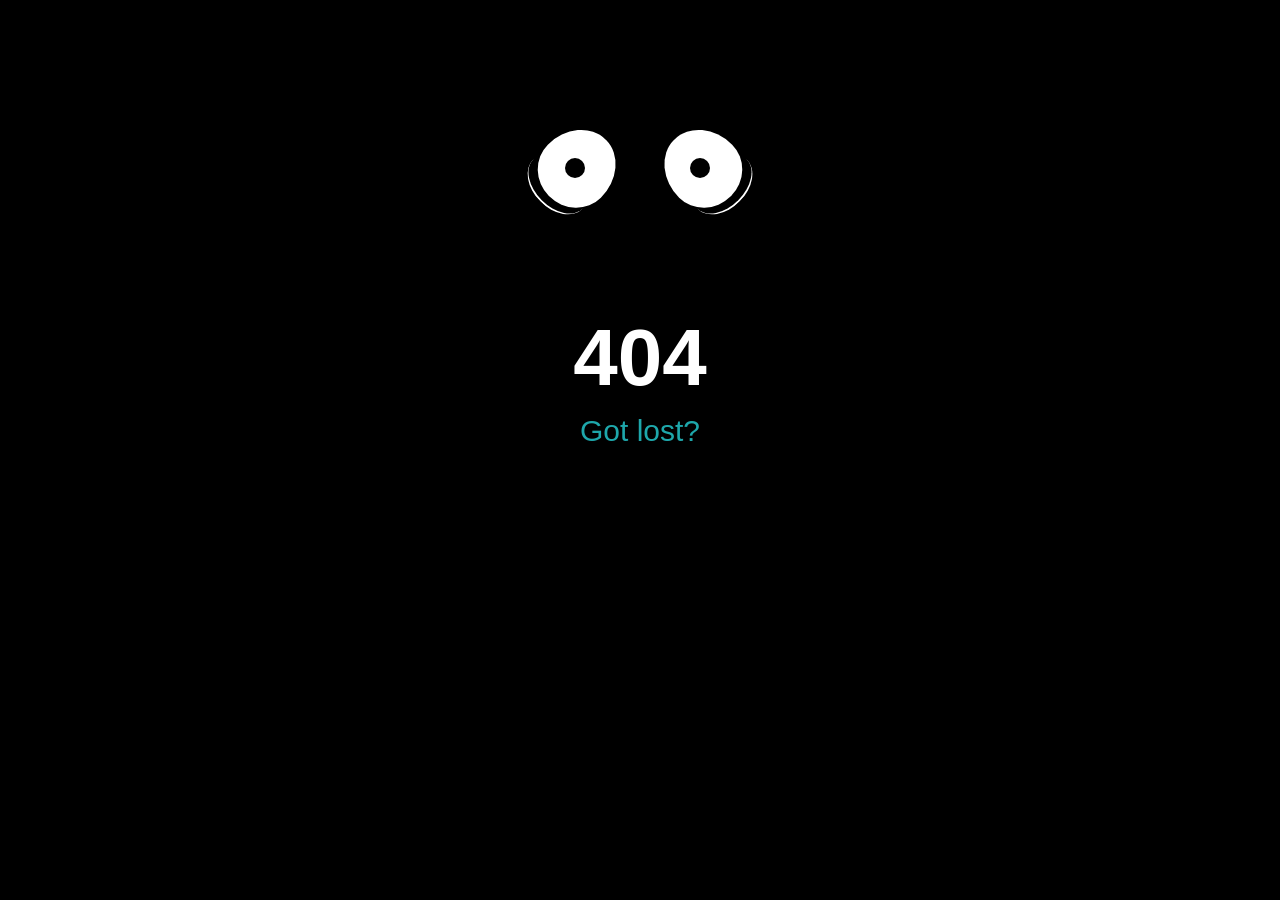
<file: Form/user/index.html>
<!DOCTYPE html>
<html lang="en">

<head>
  <meta charset="UTF-8">
  <title>404 | Error page</title>
  <meta http-equiv="X-UA-Compatible" content="IE=edge">
  <style>
    *,
    *::after,
    *::before {
      box-sizing: border-box;
    }

    html {
      background: #000;
      font-family: Arial, "Helvetica Neue", Helvetica, sans-serif;
    }

    head {
      display: block;
      position: relative;
      width: 200px;
      margin: 10% auto 0;
      -webkit-animation: shvr 0.2s infinite;
      animation: shvr 0.2s infinite;
    }

    head::after {
      content: '';
      width: 20px;
      height: 20px;
      background: #000;
      position: absolute;
      top: 30px;
      left: 25px;
      border-radius: 50%;
      box-shadow: 125px 0 0 #000;
      -webkit-animation: eye 2.5s infinite;
      animation: eye 2.5s infinite;
    }

    meta {
      position: relative;
      display: inline-block;
      background: #fff;
      width: 75px;
      height: 80px;
      border-radius: 50% 50% 50% 50%/45px 45px 45% 45%;
      transform: rotate(45deg);
    }

    meta::after {
      content: '';
      position: absolute;
      border-bottom: 2px solid #fff;
      width: 70px;
      height: 50px;
      left: 0px;
      bottom: -10px;
      border-radius: 50%;
    }

    meta::before {
      bottom: auto;
      top: -100px;
      transform: rotate(45deg);
      left: 0;
    }

    meta:nth-of-type(2) {
      float: right;
      transform: rotate(-45deg);
    }

    meta:nth-of-type(2)::after {
      left: 5px;
    }

    meta:nth-of-type(3) {
      display: none;
    }

    body {
      margin-top: 100px;
      text-align: center;
      color: #fff;
    }

    body::before {
      content: '404';
      font-size: 80px;
      font-weight: 800;
      display: block;
      margin-bottom: 10px;
    }

    body::after {
      content: 'Got lost? How.....? why.....? Ahhhh....';
      color: #1EA7AB;
      width: 120px;
      font-size: 30px;
      overflow: hidden;
      display: inline-block;
      white-space: nowrap;
      -webkit-animation: text-show 2s infinite steps(3);
      animation: text-show 2s infinite steps(3);
    }

    @-webkit-keyframes eye {

      0%,
      30%,
      55%,
      90%,
      100% {
        transform: translate(0, 0);
      }

      10%,
      25% {
        transform: translate(0, 20px);
      }

      65% {
        transform: translate(-20px, 0);
      }

      80% {
        transform: translate(20px, 0);
      }
    }

    @keyframes eye {

      0%,
      30%,
      55%,
      90%,
      100% {
        transform: translate(0, 0);
      }

      10%,
      25% {
        transform: translate(0, 20px);
      }

      65% {
        transform: translate(-20px, 0);
      }

      80% {
        transform: translate(20px, 0);
      }
    }

    @-webkit-keyframes shvr {
      0% {
        transform: translate(1px, 1em);
      }

      50% {
        transform: translate(0, 1em);
      }

      100% {
        transform: translate(-1px, 1em);
      }
    }

    @keyframes shvr {
      0% {
        transform: translate(1px, 1em);
      }

      50% {
        transform: translate(0, 1em);
      }

      100% {
        transform: translate(-1px, 1em);
      }
    }

    @-webkit-keyframes text-show {
      to {
        text-indent: -373px;
      }
    }

    @keyframes text-show {
      to {
        text-indent: -373px;
      }
    }
  </style>
</head>

<body>
  <!-- partial:index.partial.html -->

  <!-- partial -->

</body>

</html>
</file>
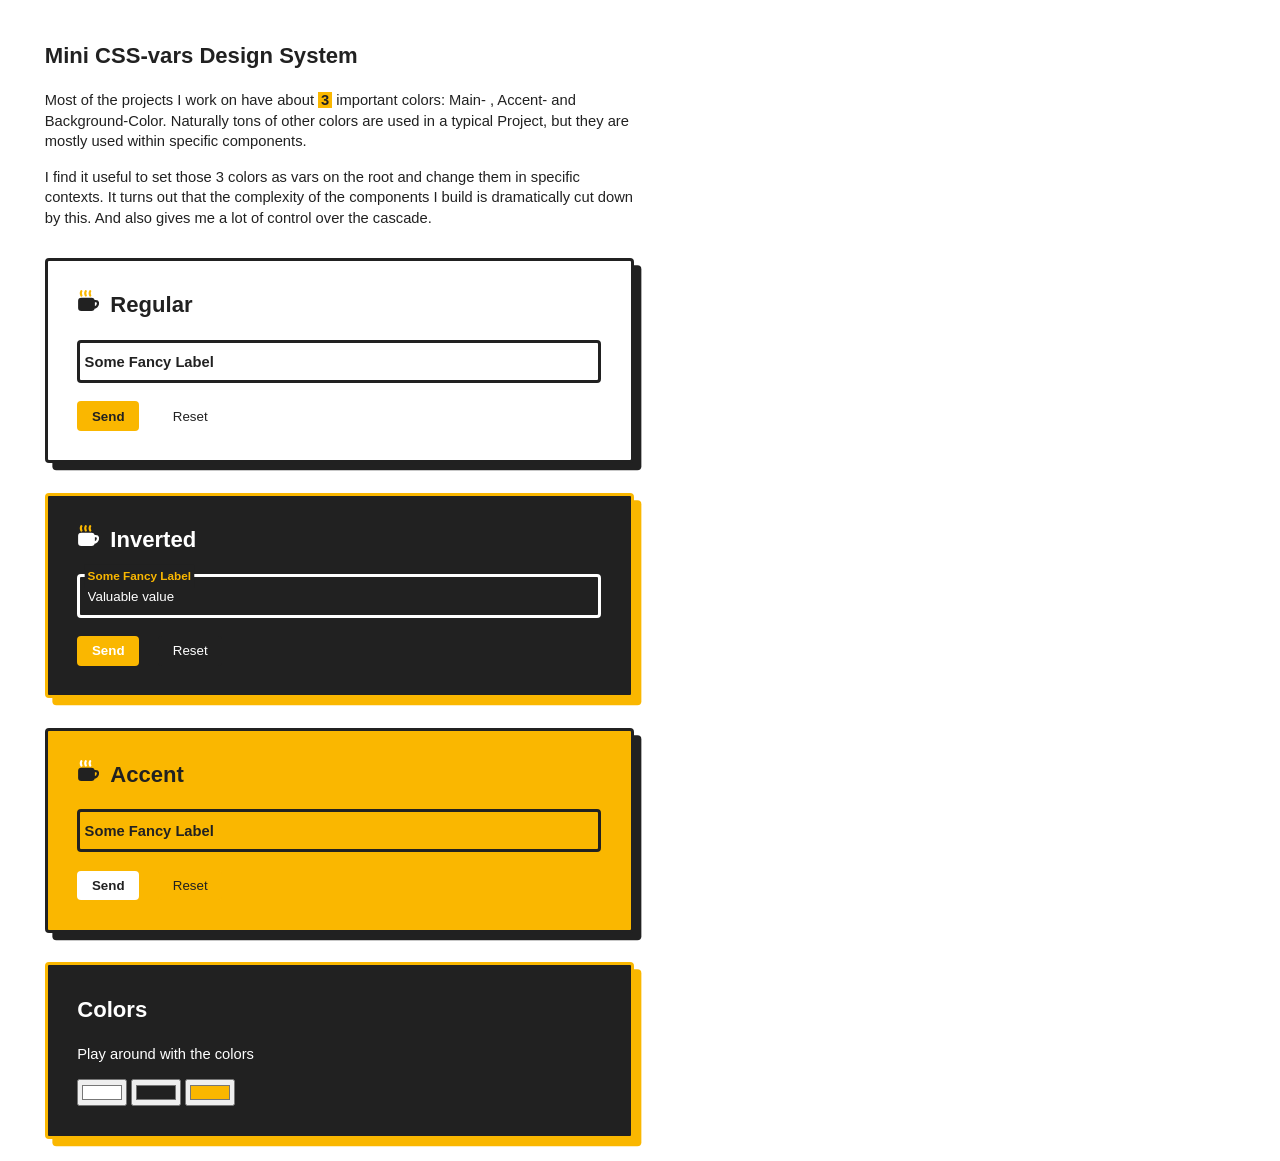
<file: Form/lib/input style 1.html>
<html>

<head>
    <style>
        @import url("https://rsms.me/inter/inter.css");

        :root {
            --color-light: white;
            --color-dark: #212121;
            --color-signal: #fab700;
            --color-background: var(--color-light);
            --color-text: var(--color-dark);
            --color-accent: var(--color-signal);
            --size-bezel: .5rem;
            --size-radius: 4px;
            line-height: 1.4;
            font-family: "Inter", sans-serif;
            font-size: calc(.6rem + .4vw);
            color: var(--color-text);
            background: var(--color-background);
            font-weight: 300;
            padding: 0 calc(var(--size-bezel) * 3);
        }

        h1,
        h2,
        h3 {
            font-weight: 900;
        }

        mark {
            background: var(--color-accent);
            color: var(--color-text);
            font-weight: bold;
            padding: 0 0.2em;
        }

        .card {
            background: var(--color-background);
            padding: calc(4 * var(--size-bezel));
            margin-top: calc(4 * var(--size-bezel));
            border-radius: var(--size-radius);
            border: 3px solid var(--color-shadow, currentColor);
            box-shadow: 0.5rem 0.5rem 0 var(--color-shadow, currentColor);
        }

        .card--inverted {
            --color-background: var(--color-dark);
            color: var(--color-light);
            --color-shadow: var(--color-accent);
        }

        .card--accent {
            --color-background: var(--color-signal);
            --color-accent: var(--color-light);
            color: var(--color-dark);
        }

        .card *:first-child {
            margin-top: 0;
        }

        .l-design-widht {
            max-width: 40rem;
            padding: 1rem;
        }

        .input {
            position: relative;
        }

        .input__label {
            position: absolute;
            left: 0;
            top: 0;
            padding: calc(var(--size-bezel) * 0.75) calc(var(--size-bezel) * .5);
            margin: calc(var(--size-bezel) * 0.75 + 3px) calc(var(--size-bezel) * .5);
            background: pink;
            white-space: nowrap;
            transform: translate(0, 0);
            transform-origin: 0 0;
            background: var(--color-background);
            transition: transform 120ms ease-in;
            font-weight: bold;
            line-height: 1.2;
        }

        .input__field {
            box-sizing: border-box;
            display: block;
            width: 100%;
            border: 3px solid currentColor;
            padding: calc(var(--size-bezel) * 1.5) var(--size-bezel);
            color: currentColor;
            background: transparent;
            border-radius: var(--size-radius);
        }

        .input__field:not(:-moz-placeholder-shown)+.input__label {
            transform: translate(0.25rem, -65%) scale(0.8);
            color: var(--color-accent);
        }

        .input__field:not(:-ms-input-placeholder)+.input__label {
            transform: translate(0.25rem, -65%) scale(0.8);
            color: var(--color-accent);
        }

        .input__field:focus+.input__label,
        .input__field:not(:placeholder-shown)+.input__label {
            transform: translate(0.25rem, -65%) scale(0.8);
            color: var(--color-accent);
        }

        .button-group {
            margin-top: calc(var(--size-bezel) * 2.5);
        }

        button {
            color: currentColor;
            padding: var(--size-bezel) calc(var(--size-bezel) * 2);
            background: var(--color-accent);
            border: none;
            border-radius: var(--size-radius);
            font-weight: 900;
        }

        button[type=reset] {
            background: var(--color-background);
            font-weight: 200;
        }

        button+button {
            margin-left: calc(var(--size-bezel) * 2);
        }

        .icon {
            display: inline-block;
            width: 1em;
            height: 1em;
            margin-right: 0.5em;
        }

        .hidden {
            display: none;
        }

    </style>
</head>

<body>
    <article class="l-design-widht">
        <h1>Mini CSS-vars Design System</h1>

        <p>Most of the projects I work on have about <mark>3</mark> important colors: Main- , Accent- and
            Background-Color.
            Naturally tons of other colors are used in a typical Project, but they are mostly used within specific
            components.</p>

        <p>I find it useful to set those 3 colors as vars on the root and change them in specific contexts. It turns out
            that the complexity of the components I build is dramatically cut down by this. And also gives me a lot of
            control over the cascade.</p>

        <div class="card">
            <h2><svg class="icon" aria-hidden="true">
                    <use xlink:href="#icon-coffee" href="#icon-coffee" />
                </svg>Regular</h2>
            <label class="input">
                <input class="input__field" type="text" placeholder=" " />
                <span class="input__label">Some Fancy Label</span>
            </label>
            <div class="button-group">
                <button>Send</button>
                <button type="reset">Reset</button>
            </div>
        </div>
        <div class="card card--inverted">
            <h2> <svg class="icon" aria-hidden="true">
                    <use xlink:href="#icon-coffee" href="#icon-coffee" />
                </svg>Inverted</h2>
            <label class="input">
                <input class="input__field" type="text" placeholder=" " value="Valuable value" />
                <span class="input__label">Some Fancy Label</span>
            </label>

            <div class="button-group">
                <button>Send</button>
                <button type="reset">Reset</button>
            </div>
        </div>
        <div class="card card--accent">
            <h2><svg class="icon" aria-hidden="true">
                    <use xlink:href="#icon-coffee" href="#icon-coffee" />
                </svg>Accent</h2>
            <label class="input">
                <input class="input__field" type="text" placeholder=" " />
                <span class="input__label">Some Fancy Label</span>
            </label>

            <div class="button-group">
                <button>Send</button>
                <button type="reset">Reset</button>
            </div>
        </div>

        <div class="card card--inverted">
            <h2>Colors</h2>
            <p>Play around with the colors</p>
            <input type="color" data-color="light" value="#ffffff" />
            <input type="color" data-color="dark" value="#212121" />
            <input type="color" data-color="signal" value="#fab700" />
        </div>
    </article>

    <svg xmlns="http://www.w3.org/2000/svg" class="hidden">
        <symbol id="icon-coffee" viewBox="0 0 20 20">
            <title>icon-coffee</title>
            <path fill="currentColor"
                d="M15,17H14V9h3a3,3,0,0,1,3,3h0A5,5,0,0,1,15,17Zm1-6v3.83A3,3,0,0,0,18,12a1,1,0,0,0-1-1Z" />
            <rect fill="currentColor" x="1" y="7" width="15" height="12" rx="3" ry="3" />
            <path fill="var(--color-accent)"
                d="M7.07,5.42a5.45,5.45,0,0,1,0-4.85,1,1,0,0,1,1.79.89,3.44,3.44,0,0,0,0,3.06,1,1,0,0,1-1.79.89Z" />
            <path fill="var(--color-accent)"
                d="M3.07,5.42a5.45,5.45,0,0,1,0-4.85,1,1,0,0,1,1.79.89,3.44,3.44,0,0,0,0,3.06,1,1,0,1,1-1.79.89Z" />
            <path fill="var(--color-accent)"
                d="M11.07,5.42a5.45,5.45,0,0,1,0-4.85,1,1,0,0,1,1.79.89,3.44,3.44,0,0,0,0,3.06,1,1,0,1,1-1.79.89Z" />
        </symbol>
    </svg>

    <script>
        let timer;

        document.addEventListener('input', e => {
            const el = e.target;

            if (el.matches('[data-color]')) {
                clearTimeout(timer);
                timer = setTimeout(() => {
                    document.documentElement.style.setProperty(`--color-${el.dataset.color}`, el.value);
                }, 100)
            }
        })

    </script>
</body>

</html>
</file>
